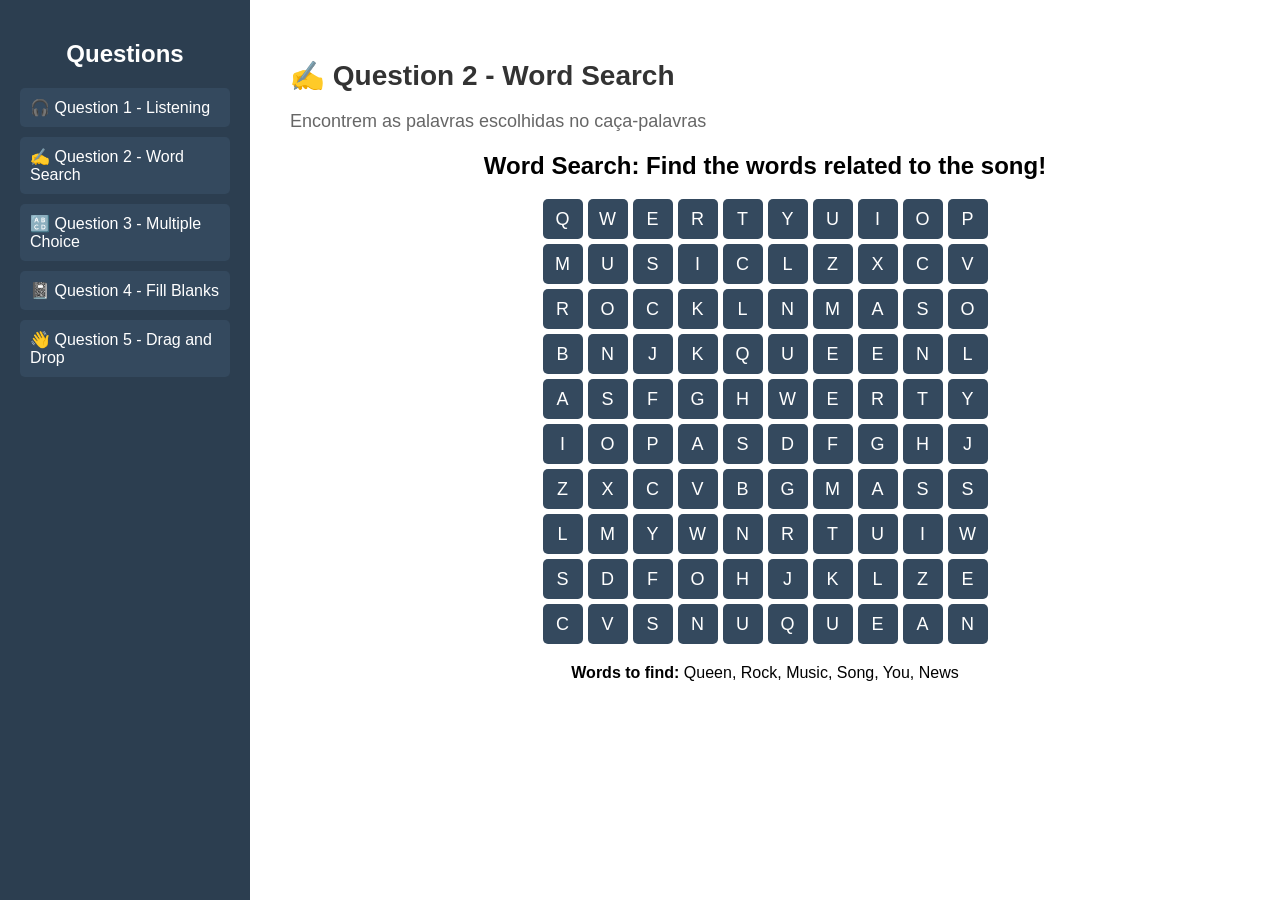
<file: index.html>
<!DOCTYPE html>
<html lang="pt-BR">
<head>
    <meta charset="UTF-8">
    <meta name="viewport" content="width=device-width, initial-scale=1.0">
    <title>English Recovery</title>
    <link rel="stylesheet" href="question2.css">
</head>
<body>
    <div class="container">
        <aside class="menu">
            <h2>Questions</h2>
            <nav>
                <ul>
                    <li><a href="https://violinistaestudante.github.io/questao1/"> 🎧 Question 1 - Listening</a></li>
                    <li><a href="https://violinistaestudante.github.io/questao2/"> ✍ Question 2 - Word Search </a></li>
                    <li><a href="https://violinistaestudante.github.io/questao3/"> 🔠 Question 3 - Multiple Choice </a></li>
                    <li><a href="https://violinistaestudante.github.io/questao4/"> 📓 Question 4 - Fill Blanks </a></li>
                    <li><a href="https://violinistaestudante.github.io/questao5/"> 👋 Question 5 - Drag and Drop </a></li>
                </ul>
            </nav>
        </aside>
        
        <main>
            <header>
                <h1>✍ Question 2 - Word Search</h1>
                <p>Encontrem as palavras escolhidas no caça-palavras</p>
            </header>

            <section class="word-search-section">
                <h2>Word Search: Find the words related to the song!</h2>
                <div id="word-search"></div>
                <p><b>Words to find:</b> Queen, Rock, Music, Song, You, News</p>
            </section>
        </main>

        <script src="question2.js"></script>
    </div>
</body>
</html>
</file>
<file: question2.css>
/* Estilo geral */
body {
    font-family: Arial, sans-serif;
    margin: 0px;
    display: flex;
    height: 100vh;
    background-color: #f0f0f0;
}

.container {
    display: flex;
    width: 100%;
}

/* Menu lateral */
/* Menu lateral */
.menu {
    background-color: #2c3e50;
    width: 250px;
    padding: 20px;
    color: white;
    height: 100vh; /* Garante que o menu ocupe toda a altura da página */
    box-sizing: border-box; /* Inclui padding na altura total */
}

.menu h2 {
    text-align: center;
    margin-bottom: 20px;
    font-size: 24px;
}

.menu nav ul {
    list-style: none;
    padding: 0;
}

.menu nav ul li {
    margin-bottom: 10px;
}

.menu nav ul li a {
    text-decoration: none;
    color: white;
    padding: 10px;
    display: block;
    background-color: #34495e;
    border-radius: 5px;
    transition: background-color 0.3s;
}

.menu nav ul li a:hover {
    background-color: #1abc9c;
}

/* Conteúdo principal */
main {
    flex-grow: 1;
    padding: 40px;
    background-color: white;
}

header h1 {
    font-size: 28px;
    color: #333;
}

header p {
    font-size: 18px;
    color: #666;
}

/* Estilos para o caça-palavras */
.word-search-section {
    margin-top: 20px;
    text-align: center;
}

#word-search {
    display: grid;
    grid-template-columns: repeat(10, 40px);
    grid-gap: 5px;
    justify-content: center;
    margin-bottom: 20px;
}

#word-search div {
    width: 40px;
    height: 40px;
    background-color: #34495e;
    color: white;
    display: flex;
    align-items: center;
    justify-content: center;
    font-size: 18px;
    border-radius: 5px;
    cursor: pointer;
}

#word-search div.selected {
    background-color: #1abc9c;
}

/* Responsividade */
@media (max-width: 768px) {
    .menu {
        width: 100%;
        height: auto;
        position: relative;
    }
    
    .container {
        flex-direction: column;
    }

    #word-search {
        grid-template-columns: repeat(5, 40px);
    }
}
</file>
